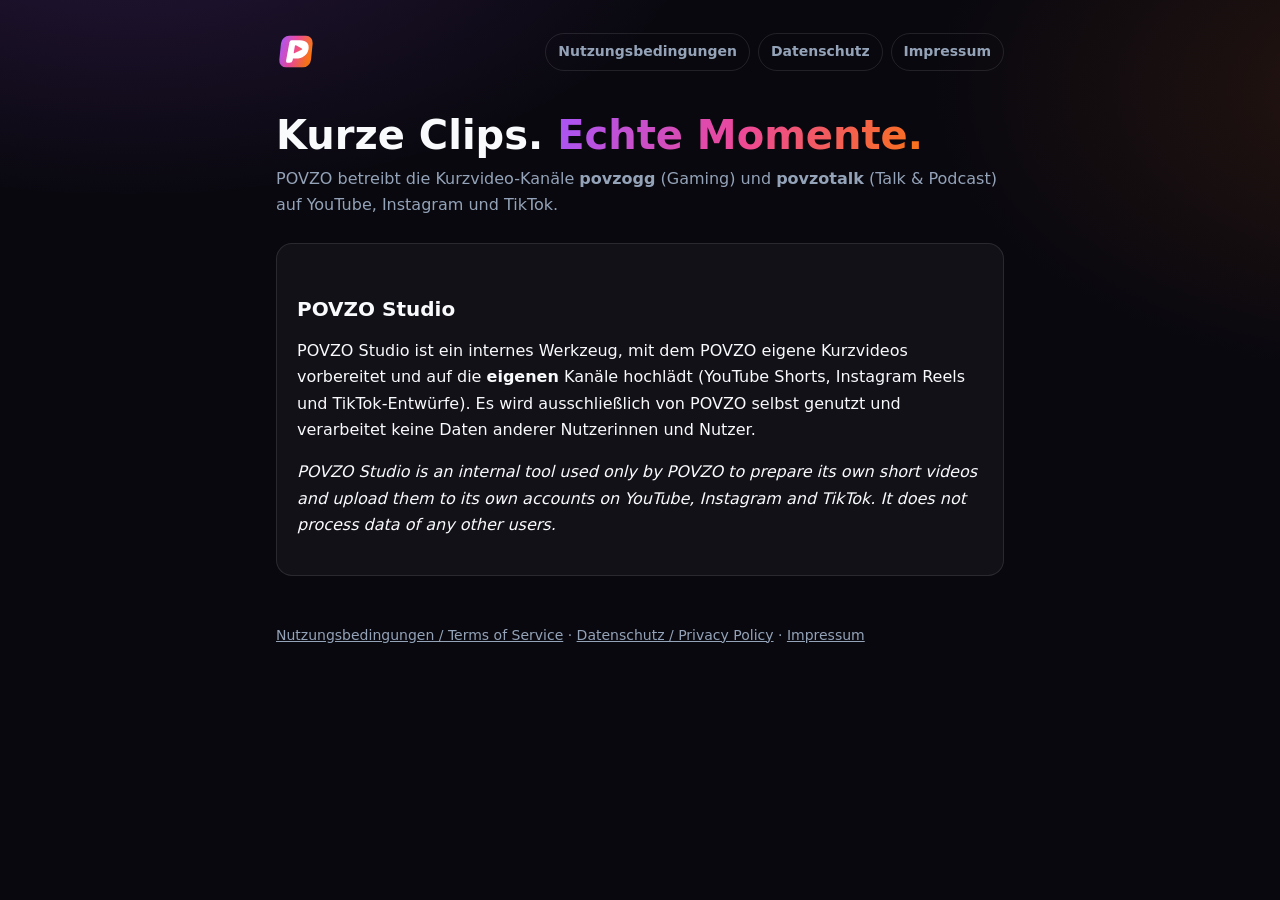
<file: index.html>
<!doctype html>
<html lang="de">
<head>
  <meta charset="utf-8">
  <meta name="viewport" content="width=device-width, initial-scale=1">
  <title>POVZO</title>
  <meta name="description" content="POVZO – Kurzvideo-Kanäle povzogg und povzotalk.">
  <link rel="icon" href="assets/favicon.png">
  <link rel="apple-touch-icon" href="assets/apple-touch-icon.png">
  <link rel="stylesheet" href="assets/style.css">
</head>
<body>
  <div class="wrap">
    <header>
      <a href="./"><img src="assets/logo.svg" alt="POVZO"></a>
      <nav aria-label="Seiten">
        <a href="nutzungsbedingungen.html">Nutzungsbedingungen</a>
        <a href="datenschutz.html">Datenschutz</a>
        <a href="impressum.html">Impressum</a>
      </nav>
    </header>

    <h1>Kurze Clips. <span class="accent">Echte Momente.</span></h1>
    <p class="lead">POVZO betreibt die Kurzvideo-Kanäle <strong>povzogg</strong> (Gaming) und
      <strong>povzotalk</strong> (Talk &amp; Podcast) auf YouTube, Instagram und TikTok.</p>

    <div class="panel">
      <h2>POVZO Studio</h2>
      <p>POVZO Studio ist ein internes Werkzeug, mit dem POVZO eigene Kurzvideos vorbereitet und
        auf die <strong>eigenen</strong> Kanäle hochlädt (YouTube Shorts, Instagram Reels und
        TikTok-Entwürfe). Es wird ausschließlich von POVZO selbst genutzt und verarbeitet keine
        Daten anderer Nutzerinnen und Nutzer.</p>
      <p lang="en"><em>POVZO Studio is an internal tool used only by POVZO to prepare its own
        short videos and upload them to its own accounts on YouTube, Instagram and TikTok. It does
        not process data of any other users.</em></p>
    </div>

    <footer>
      <a href="nutzungsbedingungen.html">Nutzungsbedingungen / Terms of Service</a> ·
      <a href="datenschutz.html">Datenschutz / Privacy Policy</a> ·
      <a href="impressum.html">Impressum</a>
    </footer>
  </div>
</body>
</html>
</file>
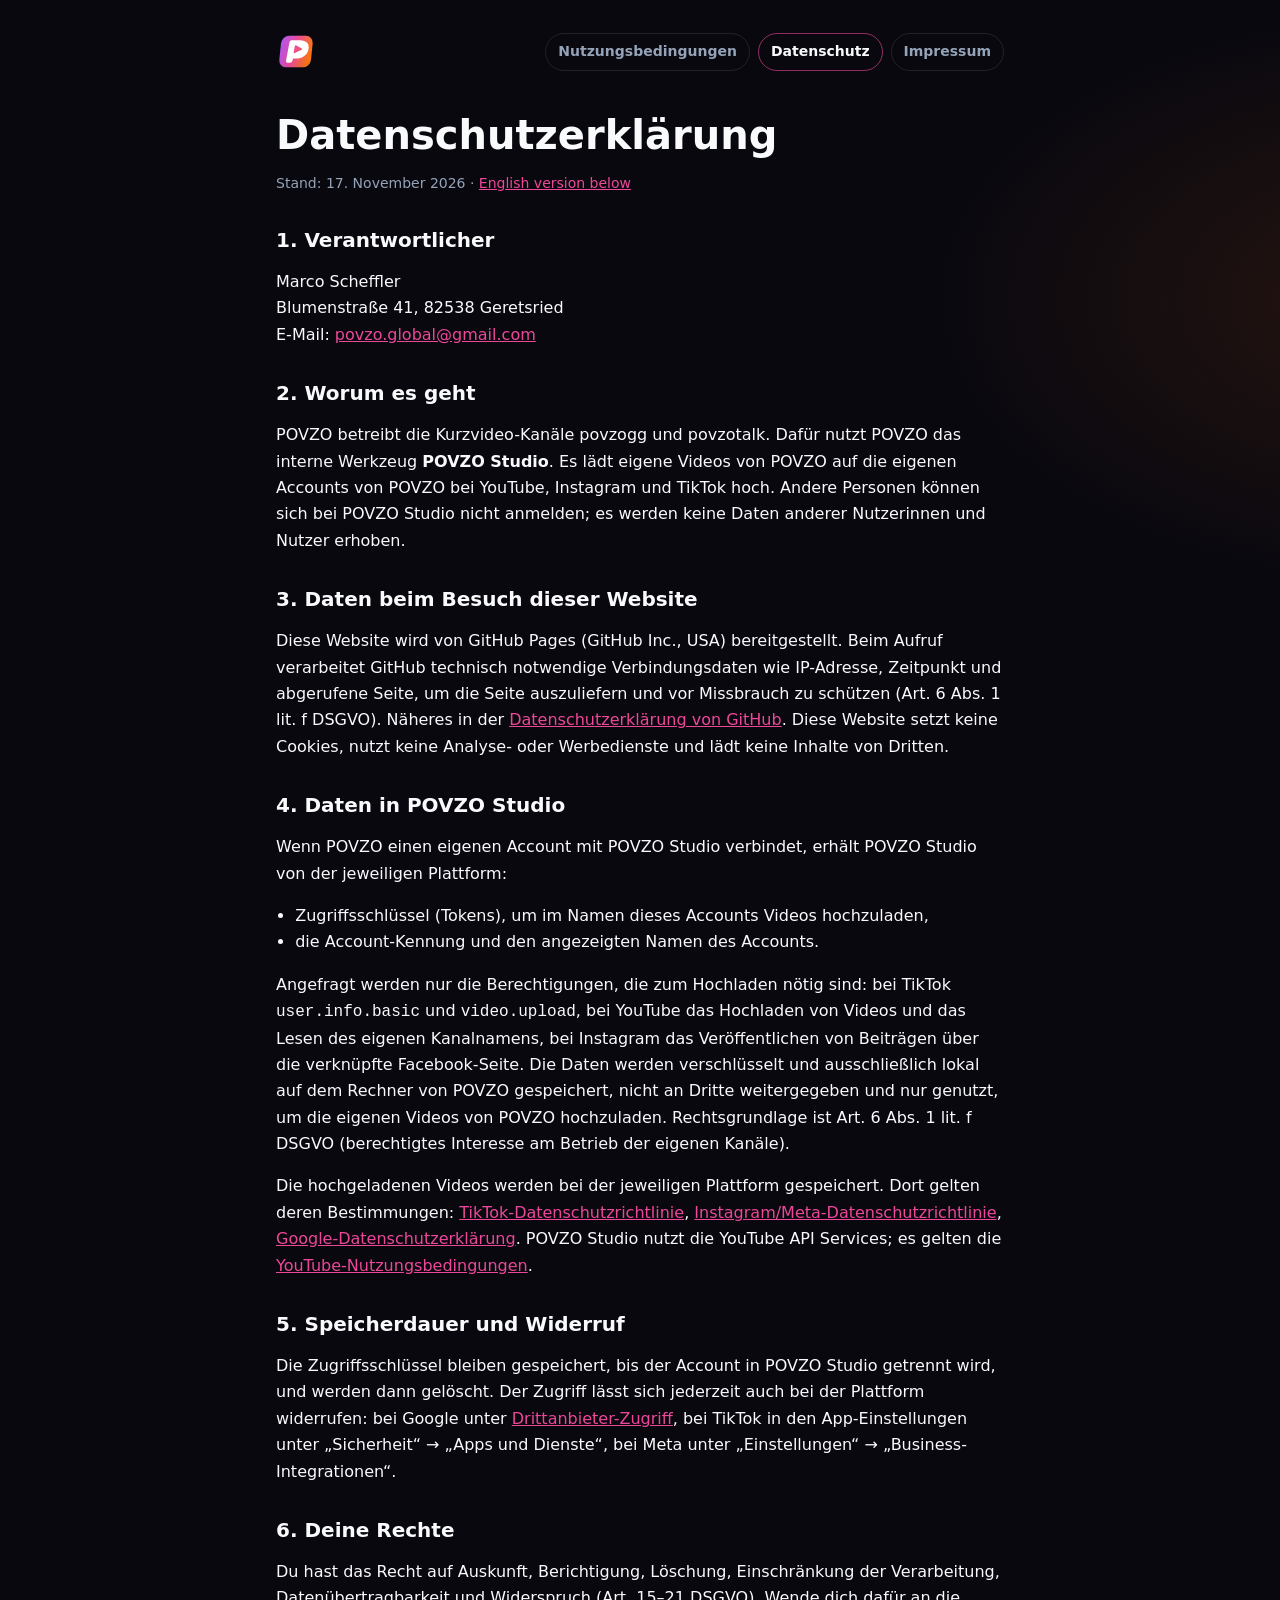
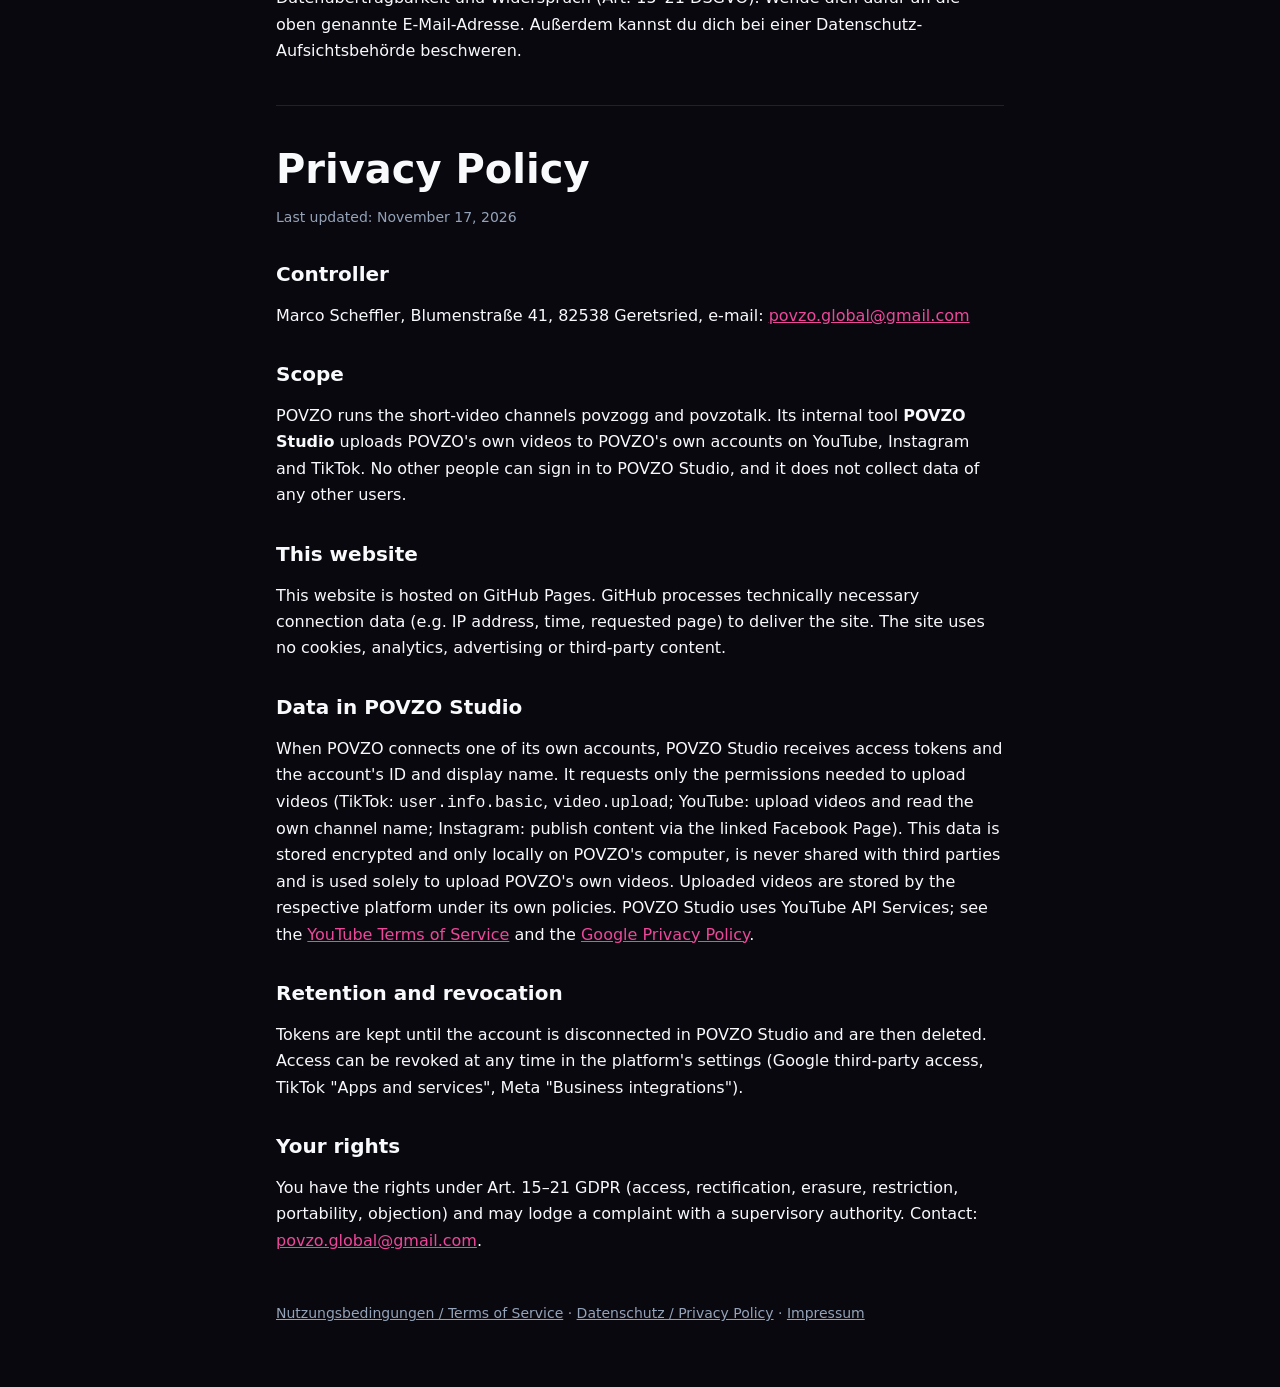
<file: datenschutz.html>
<!doctype html>
<html lang="de">
<head>
  <meta charset="utf-8">
  <meta name="viewport" content="width=device-width, initial-scale=1">
  <title>Datenschutz – POVZO</title>
  <meta name="description" content="Datenschutzerklärung von POVZO und POVZO Studio.">
  <link rel="icon" href="assets/favicon.png">
  <link rel="apple-touch-icon" href="assets/apple-touch-icon.png">
  <link rel="stylesheet" href="assets/style.css">
</head>
<body>
  <div class="wrap">
    <header>
      <a href="./"><img src="assets/logo.svg" alt="POVZO"></a>
      <nav aria-label="Seiten">
        <a href="nutzungsbedingungen.html">Nutzungsbedingungen</a>
        <a href="datenschutz.html" aria-current="page">Datenschutz</a>
        <a href="impressum.html">Impressum</a>
      </nav>
    </header>

    <h1>Datenschutz&shy;erklärung</h1>
    <p class="stand">Stand: 17. November 2026 · <a href="#en">English version below</a></p>

    <h2>1. Verantwortlicher</h2>
    <p>Marco Scheffler<br>Blumenstraße 41, 82538 Geretsried<br>E-Mail: <a href="mailto:povzo.global@gmail.com">povzo.global@gmail.com</a></p>

    <h2>2. Worum es geht</h2>
    <p>POVZO betreibt die Kurzvideo-Kanäle povzogg und povzotalk. Dafür nutzt POVZO das interne
      Werkzeug <strong>POVZO Studio</strong>. Es lädt eigene Videos von POVZO auf die eigenen
      Accounts von POVZO bei YouTube, Instagram und TikTok hoch. Andere Personen können sich bei
      POVZO Studio nicht anmelden; es werden keine Daten anderer Nutzerinnen und Nutzer erhoben.</p>

    <h2>3. Daten beim Besuch dieser Website</h2>
    <p>Diese Website wird von GitHub Pages (GitHub Inc., USA) bereitgestellt. Beim Aufruf
      verarbeitet GitHub technisch notwendige Verbindungsdaten wie IP-Adresse, Zeitpunkt und
      abgerufene Seite, um die Seite auszuliefern und vor Missbrauch zu schützen
      (Art. 6 Abs. 1 lit. f DSGVO). Näheres in der
      <a href="https://docs.github.com/de/site-policy/privacy-policies/github-general-privacy-statement">Datenschutzerklärung von GitHub</a>.
      Diese Website setzt keine Cookies, nutzt keine Analyse- oder Werbedienste und lädt keine
      Inhalte von Dritten.</p>

    <h2>4. Daten in POVZO Studio</h2>
    <p>Wenn POVZO einen eigenen Account mit POVZO Studio verbindet, erhält POVZO Studio von der
      jeweiligen Plattform:</p>
    <ul>
      <li>Zugriffsschlüssel (Tokens), um im Namen dieses Accounts Videos hochzuladen,</li>
      <li>die Account-Kennung und den angezeigten Namen des Accounts.</li>
    </ul>
    <p>Angefragt werden nur die Berechtigungen, die zum Hochladen nötig sind: bei TikTok
      <code>user.info.basic</code> und <code>video.upload</code>, bei YouTube das Hochladen von
      Videos und das Lesen des eigenen Kanalnamens, bei Instagram das Veröffentlichen von Beiträgen
      über die verknüpfte Facebook-Seite. Die Daten werden verschlüsselt und ausschließlich lokal
      auf dem Rechner von POVZO gespeichert, nicht an Dritte weitergegeben und nur genutzt, um die
      eigenen Videos von POVZO hochzuladen. Rechtsgrundlage ist Art. 6 Abs. 1 lit. f DSGVO
      (berechtigtes Interesse am Betrieb der eigenen Kanäle).</p>
    <p>Die hochgeladenen Videos werden bei der jeweiligen Plattform gespeichert. Dort gelten deren
      Bestimmungen:
      <a href="https://www.tiktok.com/legal/privacy-policy-eea">TikTok-Datenschutzrichtlinie</a>,
      <a href="https://privacycenter.instagram.com/policy">Instagram/Meta-Datenschutzrichtlinie</a>,
      <a href="https://policies.google.com/privacy">Google-Datenschutzerklärung</a>.
      POVZO Studio nutzt die YouTube API Services; es gelten die
      <a href="https://www.youtube.com/t/terms">YouTube-Nutzungsbedingungen</a>.</p>

    <h2>5. Speicherdauer und Widerruf</h2>
    <p>Die Zugriffsschlüssel bleiben gespeichert, bis der Account in POVZO Studio getrennt wird,
      und werden dann gelöscht. Der Zugriff lässt sich jederzeit auch bei der Plattform widerrufen:
      bei Google unter <a href="https://security.google.com/settings/security/permissions">Drittanbieter-Zugriff</a>,
      bei TikTok in den App-Einstellungen unter „Sicherheit“ → „Apps und Dienste“, bei Meta unter
      „Einstellungen“ → „Business-Integrationen“.</p>

    <h2>6. Deine Rechte</h2>
    <p>Du hast das Recht auf Auskunft, Berichtigung, Löschung, Einschränkung der Verarbeitung,
      Datenübertragbarkeit und Widerspruch (Art. 15–21 DSGVO). Wende dich dafür an die oben
      genannte E-Mail-Adresse. Außerdem kannst du dich bei einer Datenschutz-Aufsichtsbehörde
      beschweren.</p>

    <hr>

    <section id="en" lang="en">
      <h1>Privacy Policy</h1>
      <p class="stand">Last updated: November 17, 2026</p>

      <h2>Controller</h2>
      <p>Marco Scheffler, Blumenstraße 41, 82538 Geretsried, e-mail: <a href="mailto:povzo.global@gmail.com">povzo.global@gmail.com</a></p>

      <h2>Scope</h2>
      <p>POVZO runs the short-video channels povzogg and povzotalk. Its internal tool
        <strong>POVZO Studio</strong> uploads POVZO's own videos to POVZO's own accounts on
        YouTube, Instagram and TikTok. No other people can sign in to POVZO Studio, and it does not
        collect data of any other users.</p>

      <h2>This website</h2>
      <p>This website is hosted on GitHub Pages. GitHub processes technically necessary connection
        data (e.g. IP address, time, requested page) to deliver the site. The site uses no cookies,
        analytics, advertising or third-party content.</p>

      <h2>Data in POVZO Studio</h2>
      <p>When POVZO connects one of its own accounts, POVZO Studio receives access tokens and the
        account's ID and display name. It requests only the permissions needed to upload videos
        (TikTok: <code>user.info.basic</code>, <code>video.upload</code>; YouTube: upload videos
        and read the own channel name; Instagram: publish content via the linked Facebook Page).
        This data is stored encrypted and only locally on POVZO's computer, is never shared with
        third parties and is used solely to upload POVZO's own videos. Uploaded videos are stored
        by the respective platform under its own policies. POVZO Studio uses YouTube API Services;
        see the <a href="https://www.youtube.com/t/terms">YouTube Terms of Service</a> and the
        <a href="https://policies.google.com/privacy">Google Privacy Policy</a>.</p>

      <h2>Retention and revocation</h2>
      <p>Tokens are kept until the account is disconnected in POVZO Studio and are then deleted.
        Access can be revoked at any time in the platform's settings (Google third-party access,
        TikTok "Apps and services", Meta "Business integrations").</p>

      <h2>Your rights</h2>
      <p>You have the rights under Art. 15–21 GDPR (access, rectification, erasure, restriction,
        portability, objection) and may lodge a complaint with a supervisory authority. Contact:
        <a href="mailto:povzo.global@gmail.com">povzo.global@gmail.com</a>.</p>
    </section>

    <footer>
      <a href="nutzungsbedingungen.html">Nutzungsbedingungen / Terms of Service</a> ·
      <a href="datenschutz.html">Datenschutz / Privacy Policy</a> ·
      <a href="impressum.html">Impressum</a>
    </footer>
  </div>
</body>
</html>
</file>
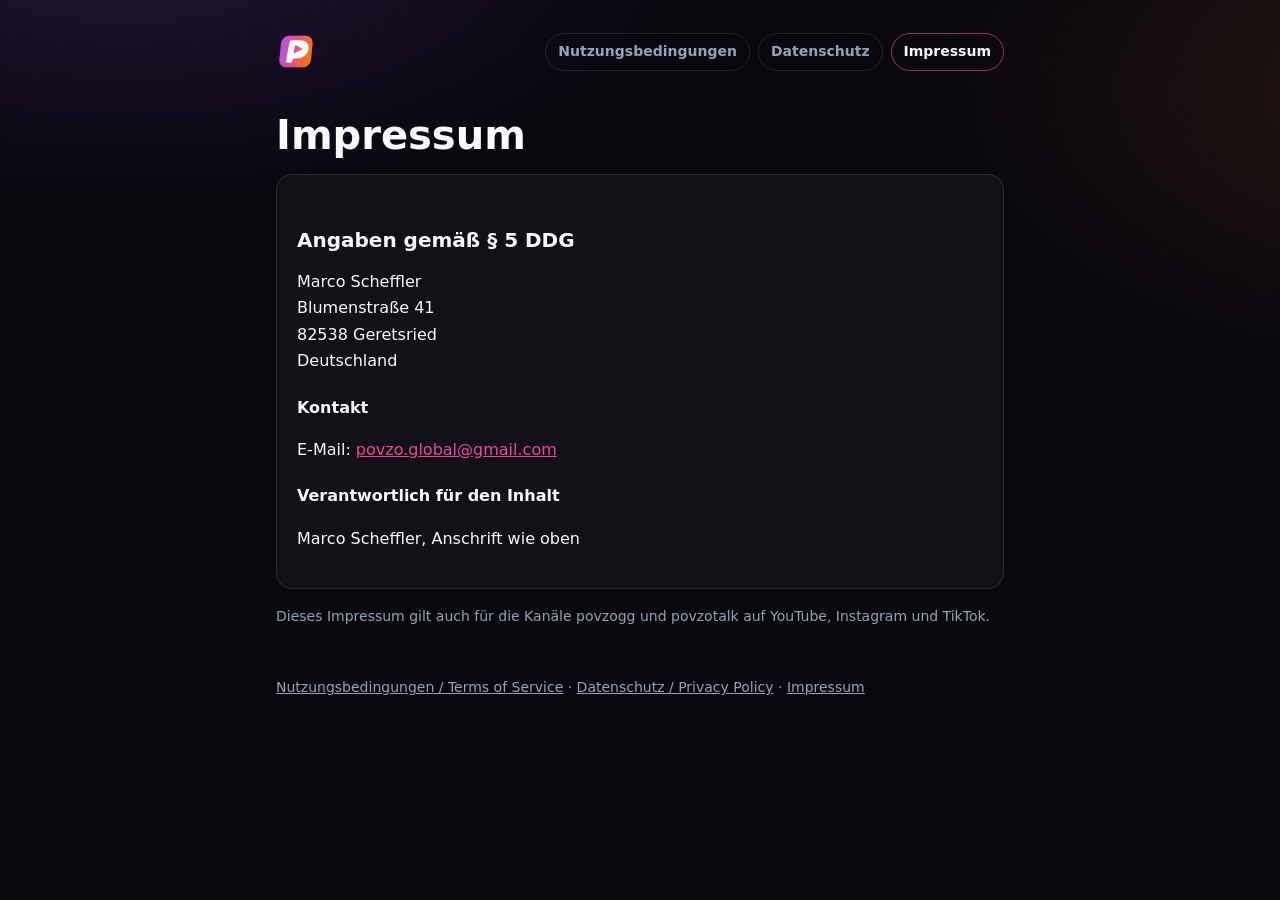
<file: impressum.html>
<!doctype html>
<html lang="de">
<head>
  <meta charset="utf-8">
  <meta name="viewport" content="width=device-width, initial-scale=1">
  <title>Impressum – POVZO</title>
  <meta name="description" content="Impressum von POVZO.">
  <link rel="icon" href="assets/favicon.png">
  <link rel="apple-touch-icon" href="assets/apple-touch-icon.png">
  <link rel="stylesheet" href="assets/style.css">
</head>
<body>
  <div class="wrap">
    <header>
      <a href="./"><img src="assets/logo.svg" alt="POVZO"></a>
      <nav aria-label="Seiten">
        <a href="nutzungsbedingungen.html">Nutzungsbedingungen</a>
        <a href="datenschutz.html">Datenschutz</a>
        <a href="impressum.html" aria-current="page">Impressum</a>
      </nav>
    </header>

    <h1>Impressum</h1>

    <div class="panel">
      <h2>Angaben gemäß § 5 DDG</h2>
      <p>Marco Scheffler<br>Blumenstraße 41<br>82538 Geretsried<br>Deutschland</p>
      <h3>Kontakt</h3>
      <p>E-Mail: <a href="mailto:povzo.global@gmail.com">povzo.global@gmail.com</a></p>
      <h3>Verantwortlich für den Inhalt</h3>
      <p>Marco Scheffler, Anschrift wie oben</p>
    </div>

    <p class="stand">Dieses Impressum gilt auch für die Kanäle povzogg und povzotalk auf YouTube,
      Instagram und TikTok.</p>

    <footer>
      <a href="nutzungsbedingungen.html">Nutzungsbedingungen / Terms of Service</a> ·
      <a href="datenschutz.html">Datenschutz / Privacy Policy</a> ·
      <a href="impressum.html">Impressum</a>
    </footer>
  </div>
</body>
</html>
</file>
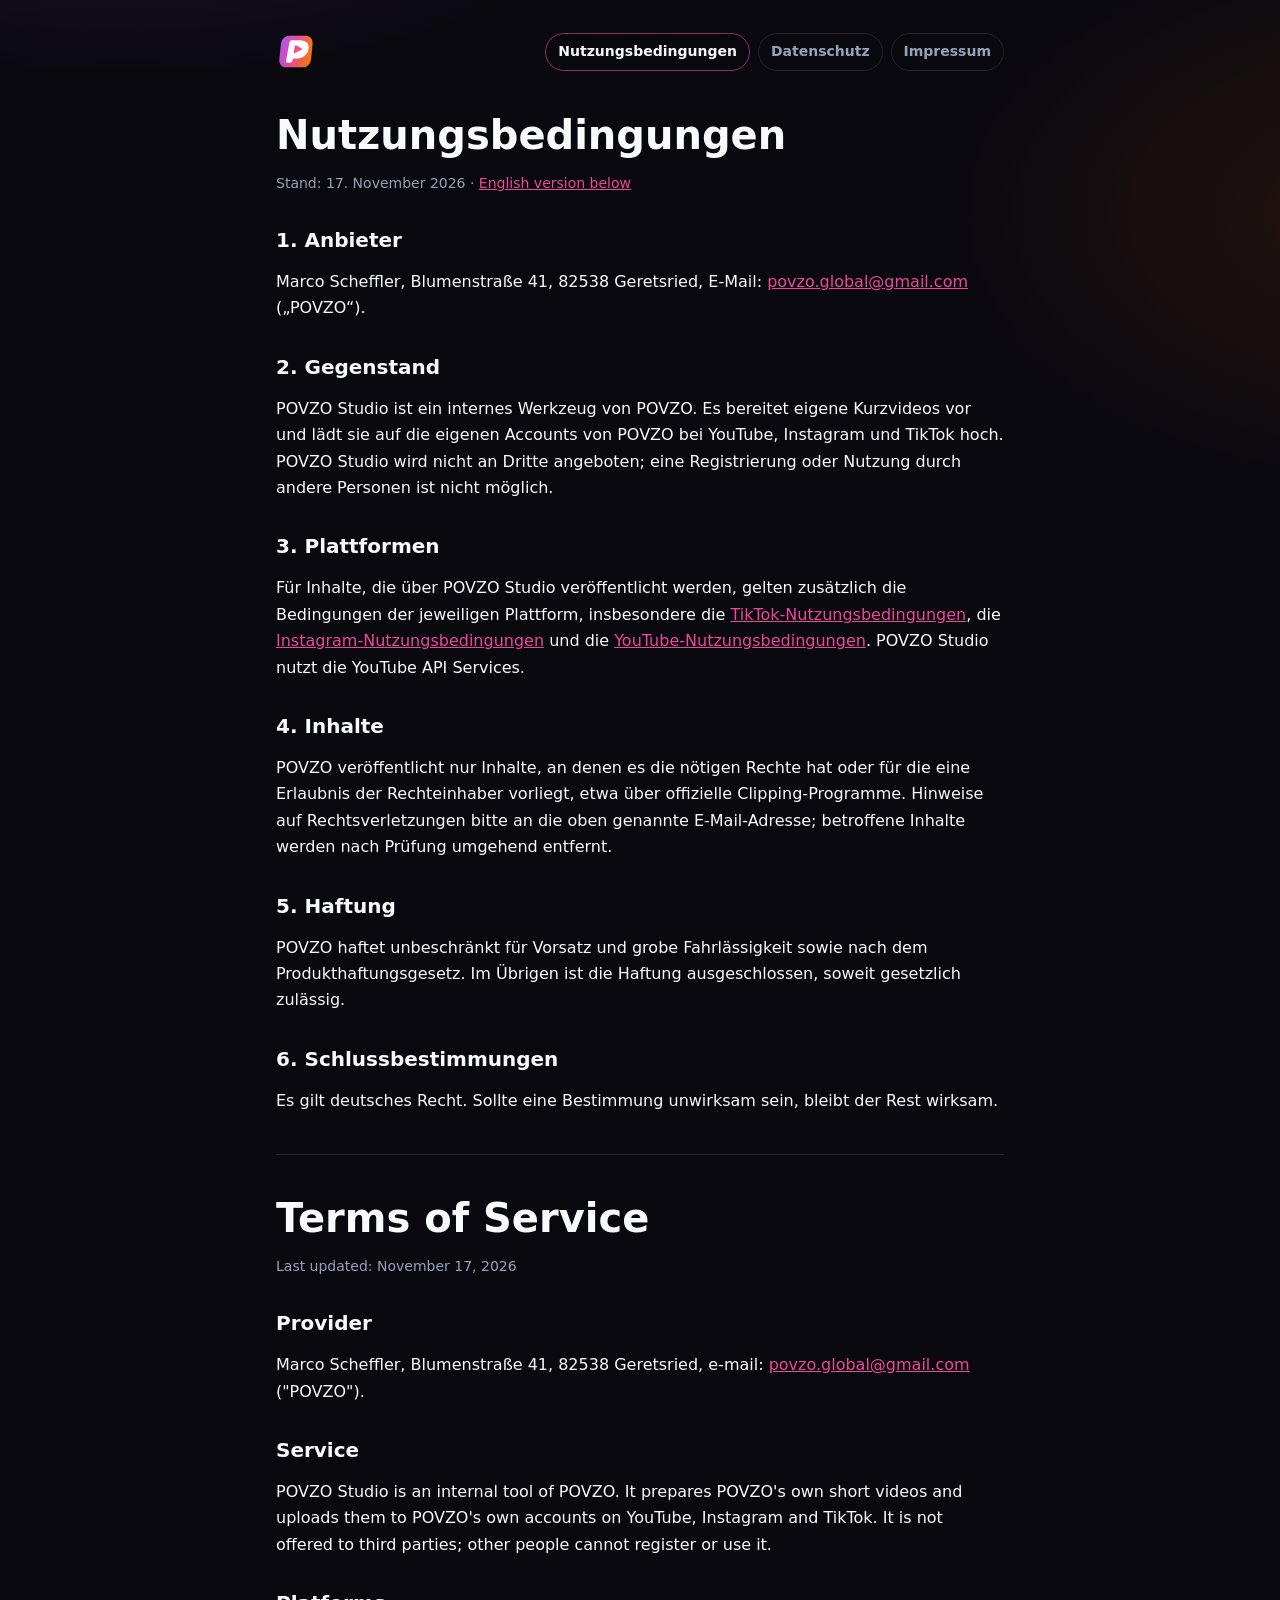
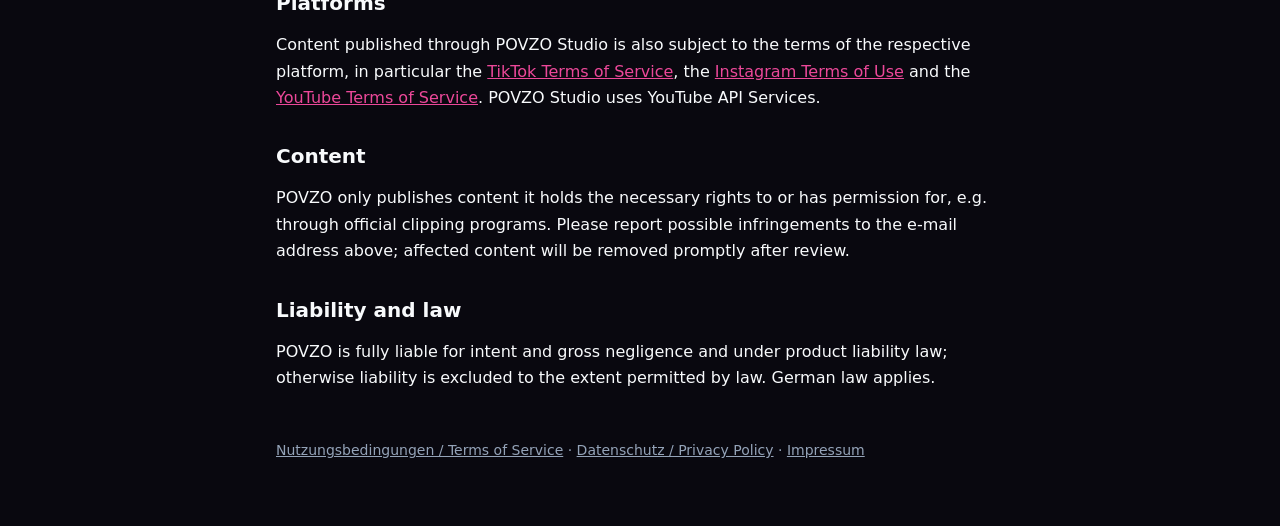
<file: nutzungsbedingungen.html>
<!doctype html>
<html lang="de">
<head>
  <meta charset="utf-8">
  <meta name="viewport" content="width=device-width, initial-scale=1">
  <title>Nutzungsbedingungen – POVZO</title>
  <meta name="description" content="Nutzungsbedingungen von POVZO und POVZO Studio.">
  <link rel="icon" href="assets/favicon.png">
  <link rel="apple-touch-icon" href="assets/apple-touch-icon.png">
  <link rel="stylesheet" href="assets/style.css">
</head>
<body>
  <div class="wrap">
    <header>
      <a href="./"><img src="assets/logo.svg" alt="POVZO"></a>
      <nav aria-label="Seiten">
        <a href="nutzungsbedingungen.html" aria-current="page">Nutzungsbedingungen</a>
        <a href="datenschutz.html">Datenschutz</a>
        <a href="impressum.html">Impressum</a>
      </nav>
    </header>

    <h1>Nutzungs&shy;bedingungen</h1>
    <p class="stand">Stand: 17. November 2026 · <a href="#en">English version below</a></p>

    <h2>1. Anbieter</h2>
    <p>Marco Scheffler, Blumenstraße 41, 82538 Geretsried, E-Mail: <a href="mailto:povzo.global@gmail.com">povzo.global@gmail.com</a> („POVZO“).</p>

    <h2>2. Gegenstand</h2>
    <p>POVZO Studio ist ein internes Werkzeug von POVZO. Es bereitet eigene Kurzvideos vor und lädt
      sie auf die eigenen Accounts von POVZO bei YouTube, Instagram und TikTok hoch. POVZO Studio
      wird nicht an Dritte angeboten; eine Registrierung oder Nutzung durch andere Personen ist
      nicht möglich.</p>

    <h2>3. Plattformen</h2>
    <p>Für Inhalte, die über POVZO Studio veröffentlicht werden, gelten zusätzlich die Bedingungen
      der jeweiligen Plattform, insbesondere die
      <a href="https://www.tiktok.com/legal/terms-of-service-eea">TikTok-Nutzungsbedingungen</a>,
      die <a href="https://help.instagram.com/581066165581870">Instagram-Nutzungsbedingungen</a>
      und die <a href="https://www.youtube.com/t/terms">YouTube-Nutzungsbedingungen</a>.
      POVZO Studio nutzt die YouTube API Services.</p>

    <h2>4. Inhalte</h2>
    <p>POVZO veröffentlicht nur Inhalte, an denen es die nötigen Rechte hat oder für die eine
      Erlaubnis der Rechteinhaber vorliegt, etwa über offizielle Clipping-Programme. Hinweise auf
      Rechtsverletzungen bitte an die oben genannte E-Mail-Adresse; betroffene Inhalte werden
      nach Prüfung umgehend entfernt.</p>

    <h2>5. Haftung</h2>
    <p>POVZO haftet unbeschränkt für Vorsatz und grobe Fahrlässigkeit sowie nach dem
      Produkthaftungsgesetz. Im Übrigen ist die Haftung ausgeschlossen, soweit gesetzlich
      zulässig.</p>

    <h2>6. Schlussbestimmungen</h2>
    <p>Es gilt deutsches Recht. Sollte eine Bestimmung unwirksam sein, bleibt der Rest wirksam.</p>

    <hr>

    <section id="en" lang="en">
      <h1>Terms of Service</h1>
      <p class="stand">Last updated: November 17, 2026</p>

      <h2>Provider</h2>
      <p>Marco Scheffler, Blumenstraße 41, 82538 Geretsried, e-mail: <a href="mailto:povzo.global@gmail.com">povzo.global@gmail.com</a> ("POVZO").</p>

      <h2>Service</h2>
      <p>POVZO Studio is an internal tool of POVZO. It prepares POVZO's own short videos and uploads
        them to POVZO's own accounts on YouTube, Instagram and TikTok. It is not offered to third
        parties; other people cannot register or use it.</p>

      <h2>Platforms</h2>
      <p>Content published through POVZO Studio is also subject to the terms of the respective
        platform, in particular the
        <a href="https://www.tiktok.com/legal/terms-of-service-eea">TikTok Terms of Service</a>,
        the <a href="https://help.instagram.com/581066165581870">Instagram Terms of Use</a> and
        the <a href="https://www.youtube.com/t/terms">YouTube Terms of Service</a>.
        POVZO Studio uses YouTube API Services.</p>

      <h2>Content</h2>
      <p>POVZO only publishes content it holds the necessary rights to or has permission for, e.g.
        through official clipping programs. Please report possible infringements to the e-mail
        address above; affected content will be removed promptly after review.</p>

      <h2>Liability and law</h2>
      <p>POVZO is fully liable for intent and gross negligence and under product liability law;
        otherwise liability is excluded to the extent permitted by law. German law applies.</p>
    </section>

    <footer>
      <a href="nutzungsbedingungen.html">Nutzungsbedingungen / Terms of Service</a> ·
      <a href="datenschutz.html">Datenschutz / Privacy Policy</a> ·
      <a href="impressum.html">Impressum</a>
    </footer>
  </div>
</body>
</html>
</file>
<file: assets/style.css>
:root {
  --bg: #09080F;
  --panel: rgba(255, 255, 255, 0.04);
  --line: rgba(255, 255, 255, 0.10);
  --text: #F8FAFC;
  --muted: #94A3B8;
  --pink: #EC4899;
  --orange: #F97316;
  --gradient: linear-gradient(110deg, #A855F7 0%, #EC4899 50%, #F97316 100%);
}

* { box-sizing: border-box; }

html { background: var(--bg); }

body {
  margin: 0;
  min-height: 100vh;
  background:
    radial-gradient(60rem 30rem at 10% -10%, rgba(168, 85, 247, 0.18), transparent 60%),
    radial-gradient(50rem 30rem at 110% 10%, rgba(249, 115, 22, 0.12), transparent 60%),
    var(--bg);
  color: var(--text);
  font: 400 16px/1.65 "Inter", system-ui, -apple-system, "Segoe UI", sans-serif;
}

.wrap { max-width: 760px; margin: 0 auto; padding: 32px 16px 64px; }

header { display: flex; flex-wrap: wrap; align-items: center; justify-content: space-between; gap: 16px; margin-bottom: 40px; }
header img { height: 40px; width: auto; display: block; }

nav { display: flex; flex-wrap: wrap; gap: 8px; }
nav a {
  color: var(--muted);
  text-decoration: none;
  font-size: 14px;
  font-weight: 600;
  padding: 6px 12px;
  border: 1px solid var(--line);
  border-radius: 999px;
}
nav a:hover, nav a[aria-current="page"] { color: var(--text); border-color: rgba(236, 72, 153, 0.6); }

h1 {
  font: 800 clamp(28px, 6vw, 40px)/1.15 "Plus Jakarta Sans", "Inter", system-ui, sans-serif;
  margin: 0 0 8px;
}
h1 .accent { background: var(--gradient); -webkit-background-clip: text; background-clip: text; color: transparent; }
h2 { font: 700 20px/1.3 "Plus Jakarta Sans", "Inter", system-ui, sans-serif; margin: 32px 0 8px; }
h3 { font-size: 16px; margin: 20px 0 4px; }

.lead { color: var(--muted); margin: 0 0 24px; }
.panel { background: var(--panel); border: 1px solid var(--line); border-radius: 16px; padding: 20px; margin: 16px 0; }
.stand { color: var(--muted); font-size: 14px; }

a { color: var(--pink); }
ul { padding-left: 1.2em; }
hr { border: 0; border-top: 1px solid var(--line); margin: 40px 0; }

footer { margin-top: 48px; color: var(--muted); font-size: 14px; }
footer a { color: var(--muted); }
</file>
